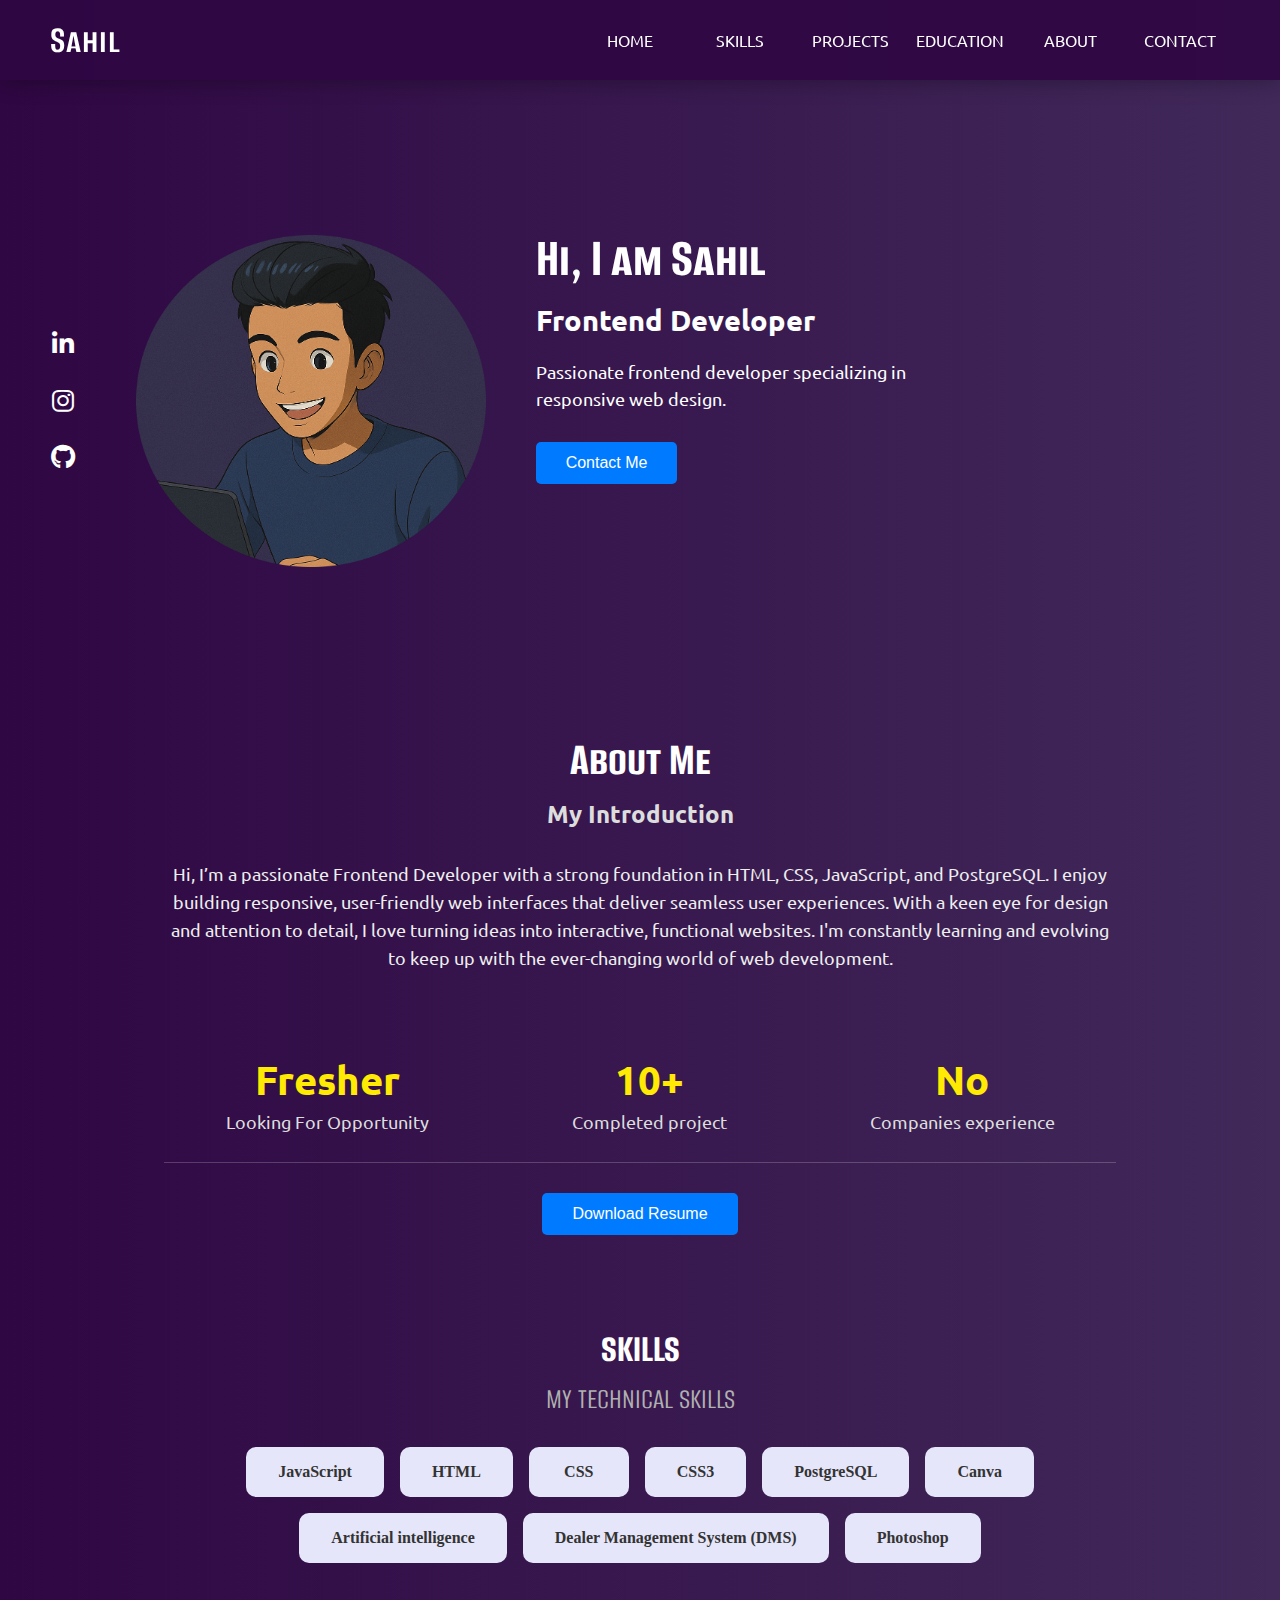
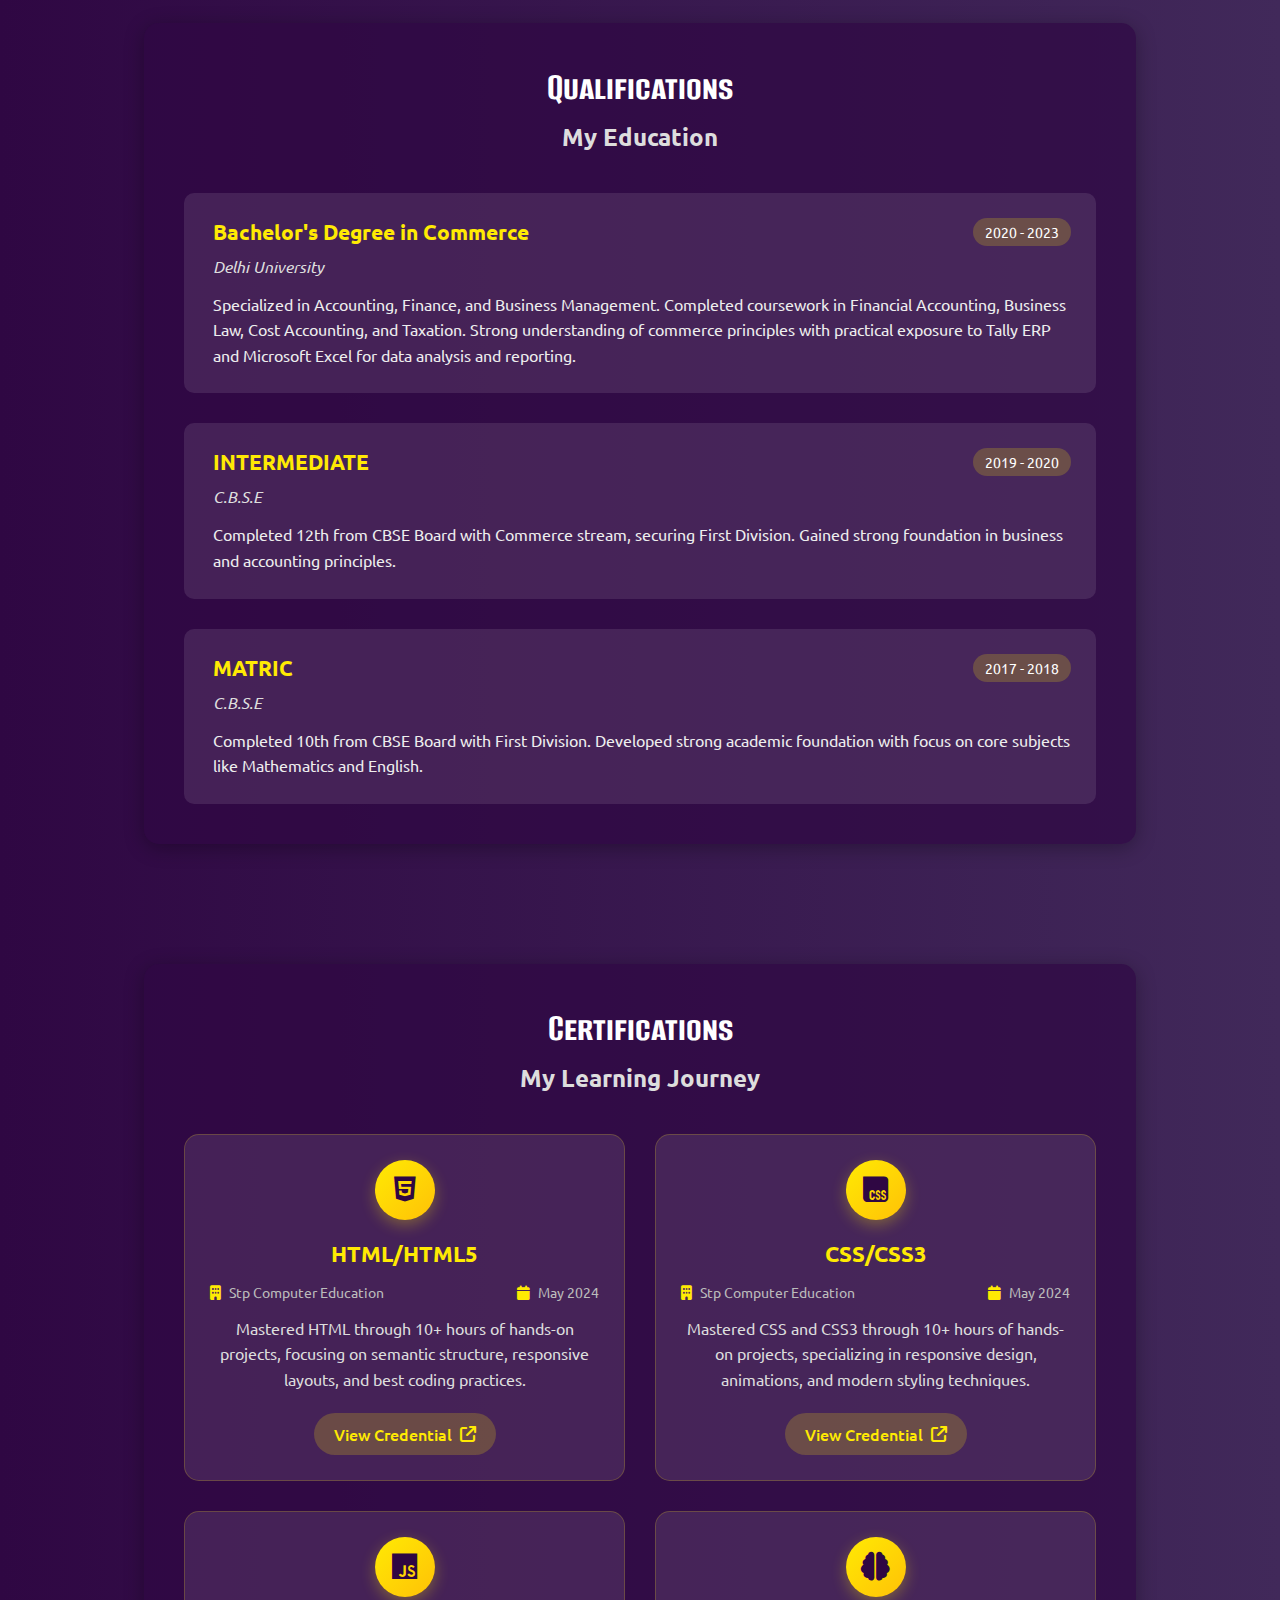
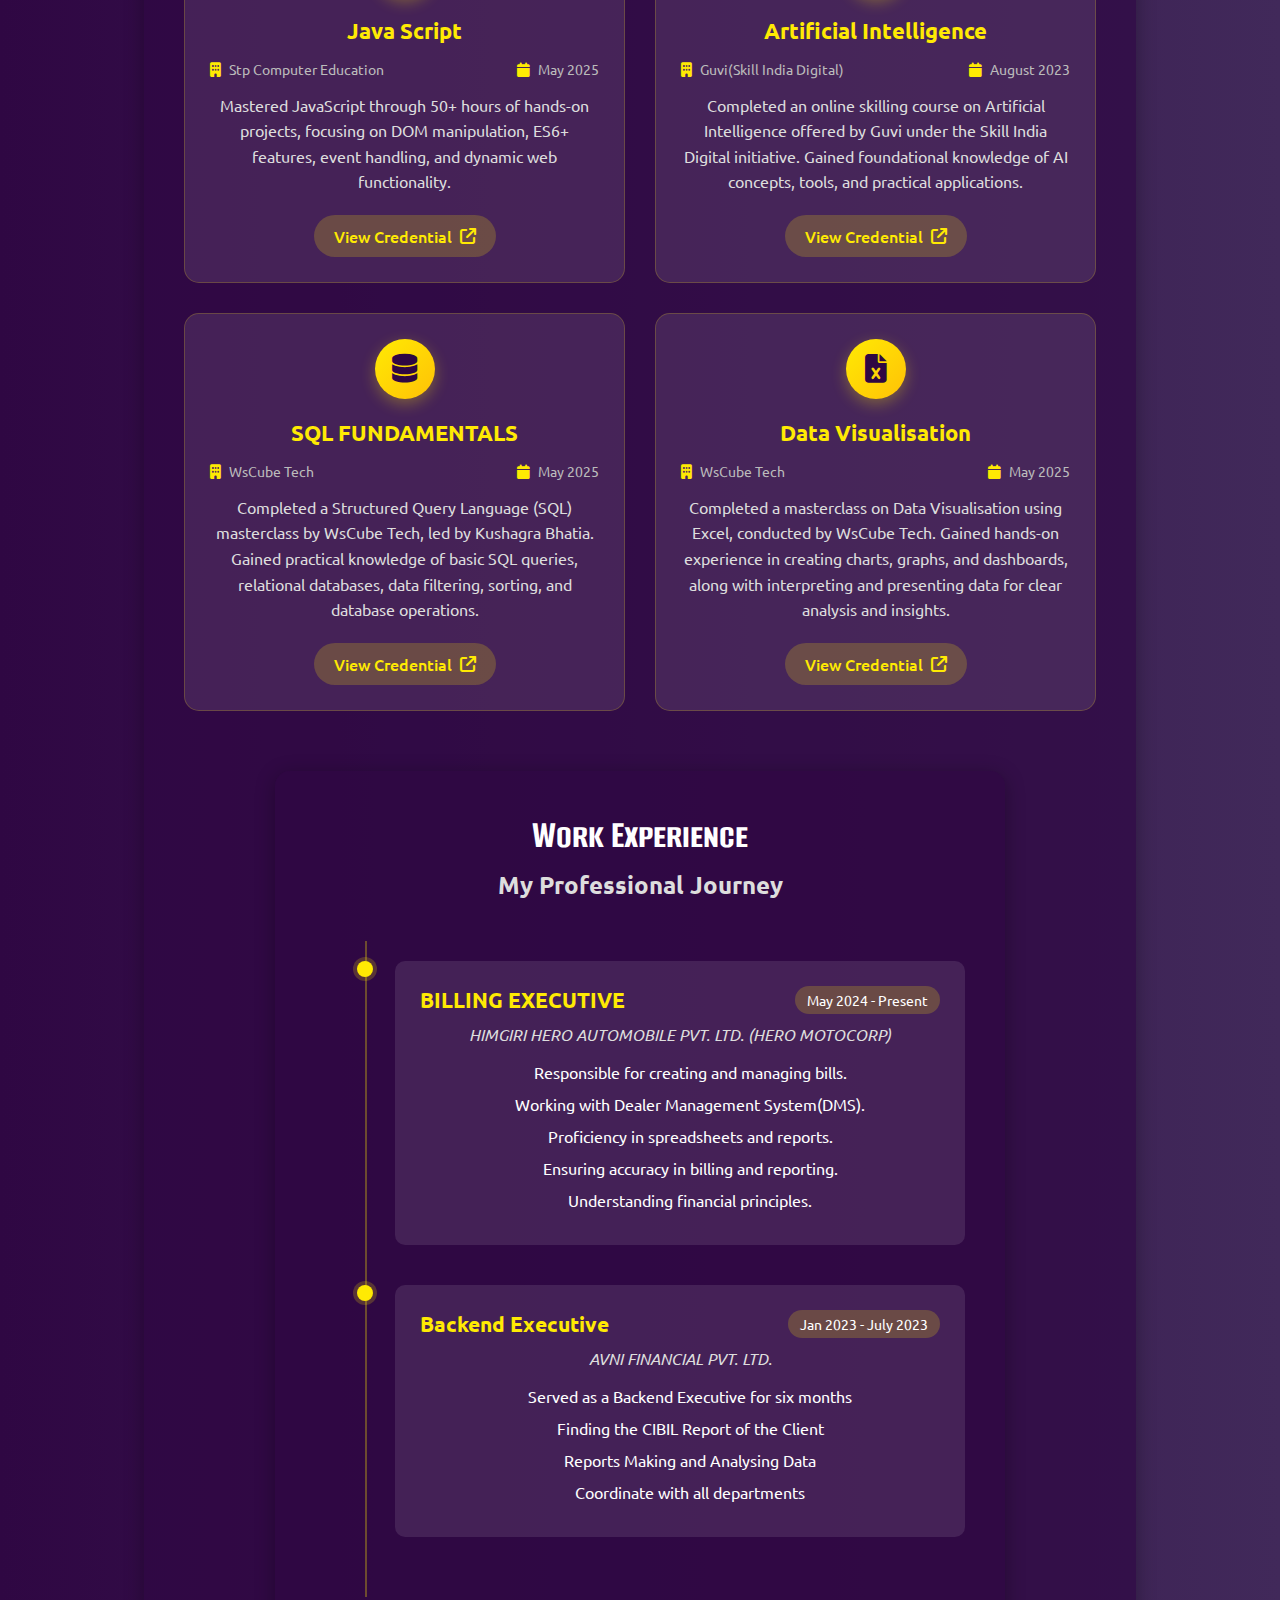
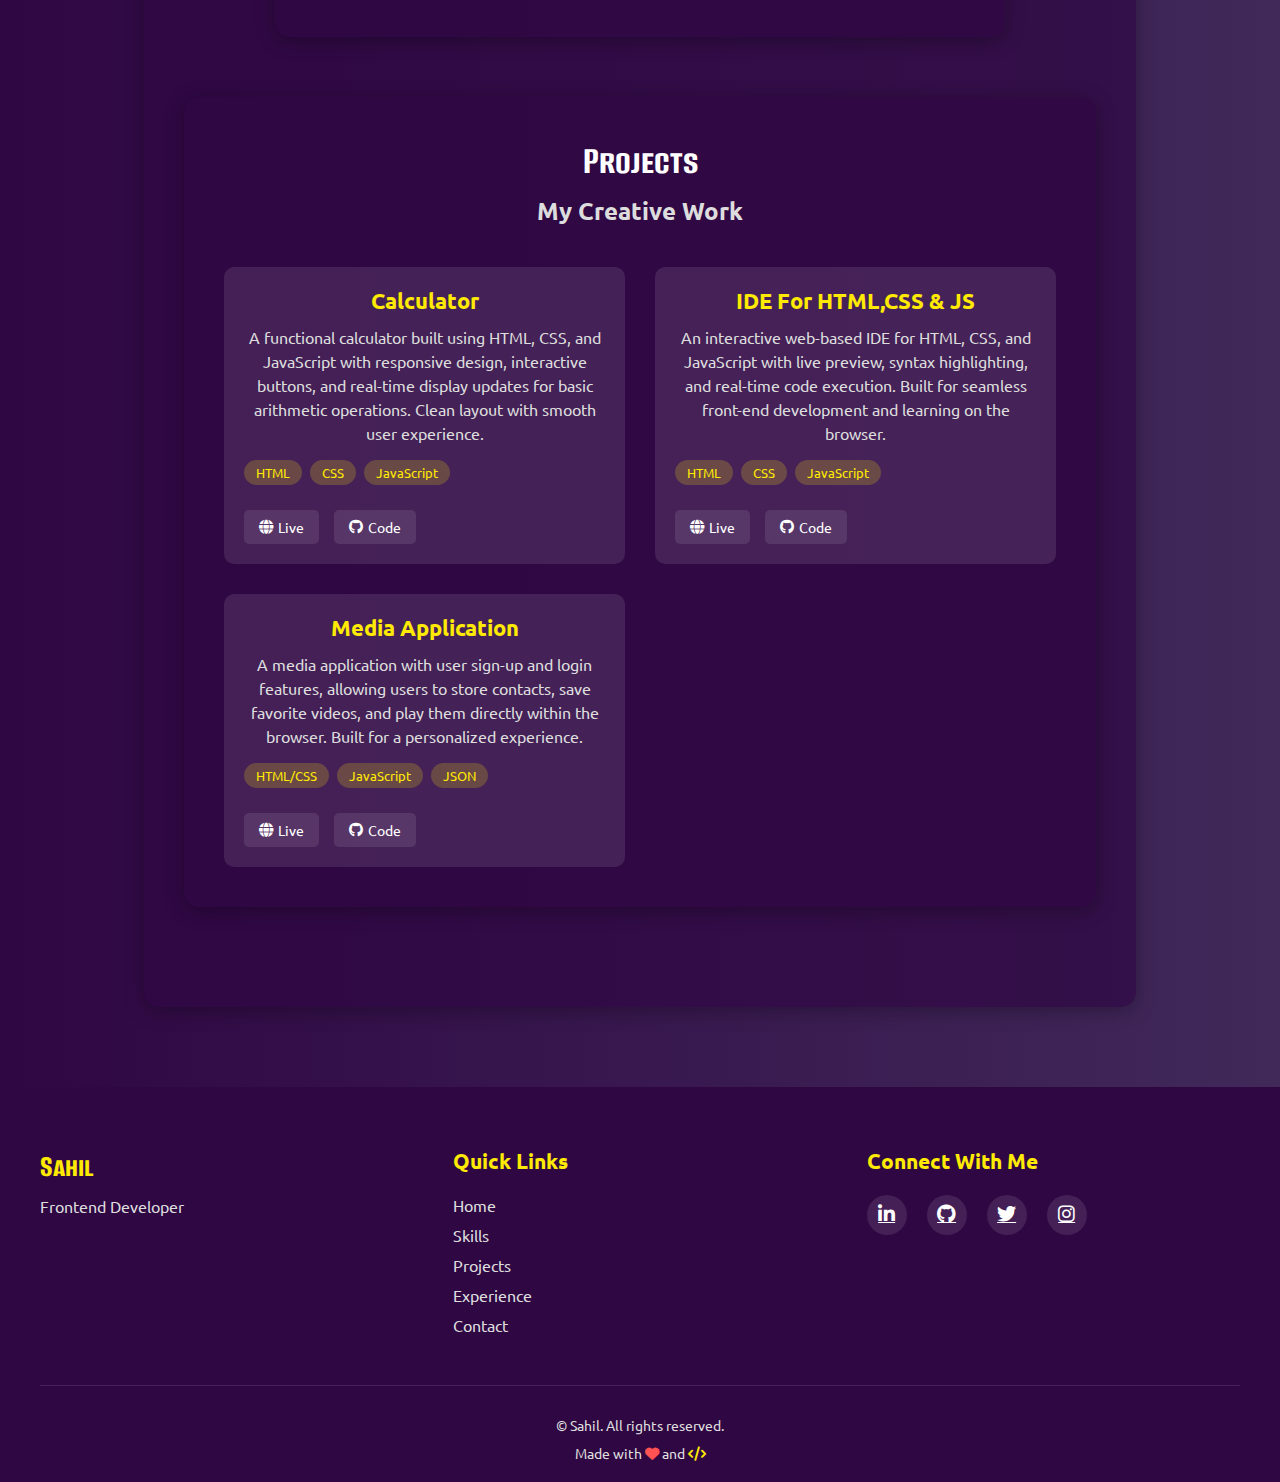
<file: portfolio/index.html>
﻿<!DOCTYPE html>
<html lang="en">

<head>
    <meta charset="UTF-8">
    <meta name="viewport" content="width=device-width, initial-scale=1.0">
    <title>Portfolio</title>
    <link rel="stylesheet" href="style.css">
    <link rel="preconnect" href="https://fonts.googleapis.com">
    <link rel="preconnect" href="https://fonts.gstatic.com" crossorigin>
    <link
        href="https://fonts.googleapis.com/css2?family=Alumni+Sans+SC:ital,wght@0,100..900;1,100..900&family=Bebas+Neue&family=Edu+NSW+ACT+Hand+Pre:wght@600&family=Roboto+Condensed:ital,wght@0,100..900;1,100..900&family=Ubuntu:ital,wght@0,300;0,400;0,500;0,700;1,300;1,400;1,500;1,700&display=swap"
        rel="stylesheet">
    <link rel="stylesheet" href="https://cdnjs.cloudflare.com/ajax/libs/font-awesome/6.7.2/css/all.min.css"
        integrity="sha512-Evv84Mr4kqVGRNSgIGL/F/aIDqQb7xQ2vcrdIwxfjThSH8CSR7PBEakCr51Ck+w+/U6swU2Im1vVX0SVk9ABhg=="
        crossorigin="anonymous" referrerpolicy="no-referrer" />
</head>

<body>
    <header>
        <div id="title">
            <h1>Sahil</h1>
        </div>

        <input type="checkbox" id="slidebar">
        <label for="slidebar" id="slidebar_icon">
            <i class="fa fa-bars" id="menu_icon"></i>
        </label>

        <div id="menu">
            <div id="home" class="menu_items">HOME</div>
            <div id="skills" class="menu_items">SKILLS</div>
            <div id="project" class="menu_items">PROJECTS</div>
            <div id="edu" class="menu_items">EDUCATION</div>
            <div id="abt" class="menu_items">ABOUT</div>
            <div id="cnt" class="menu_items">CONTACT</div>
        </div>
    </header>

    <section>
        <div id="container">
            <div id="social">
                <i class="fa-brands fa-linkedin-in"></i>
                <i class="fa-brands fa-instagram"></i>
                <i class="fa-brands fa-github"></i>
            </div>
            <div id="image">
                <img src="Images/cropped_circle_image (1).png">
            </div>
            <div id="intro">
                <h1>Hi, I am Sahil</h1>
                <h2>Frontend Developer</h2>
                <p>Passionate frontend developer specializing in responsive web design.</p>
                <button>Contact Me</button>
            </div>
        </div>

        <div id="about-me">
            <h2>About Me</h2>
            <h3>My Introduction</h3>

            <div class="about-content">
                <div class="about-text">
                    <p>Hi, I’m a passionate Frontend Developer with a strong foundation in HTML, CSS, JavaScript, and
                        PostgreSQL. I enjoy building responsive, user-friendly web interfaces that deliver seamless user
                        experiences. With a keen eye for design and attention to detail, I love turning ideas into
                        interactive, functional websites. I'm constantly learning and evolving to keep up with the
                        ever-changing world of web development.</p>
                </div>

                <div class="stats">
                    <div class="stat-item">
                        <span class="stat-number">Fresher</span>
                        <span class="stat-label">Looking For Opportunity</span>
                    </div>
                    <div class="stat-item">
                        <span class="stat-number">10+</span>
                        <span class="stat-label">Completed project</span>
                    </div>
                    <div class="stat-item">
                        <span class="stat-number">No</span>
                        <span class="stat-label">Companies experience</span>
                    </div>
                </div>
            </div>

            <div class="divider"></div>

            <a href="Sahil's Resume.pdf" download="download"><button class="resume-btn">Download Resume</button></a>
        </div>

        <div class="skills-section">
            <h1>SKILLS</h1>
            <p>MY TECHNICAL SKILLS</p>
            <div class="skills-grid">
                <div class="skill">JavaScript</div>
                <div class="skill">HTML</div>
                <div class="skill">CSS</div>
                <div class="skill">CSS3</div>
                <div class="skill">PostgreSQL</div>
                <div class="skill">Canva</div>
                <div class="skill">Artificial intelligence</div>
                <div class="skill"> Dealer Management System
                    (DMS)</div>
                <div class="skill">Photoshop</div>
            </div>
        </div>
        </div>

        <div id="qualifications">
    <h1>Qualifications</h1>
    <h2>My Education</h2>
    
    <div class="qualification-container">
        <div class="qualification-item">
            <div class="qualification-header">
                <h3>Bachelor's Degree in Commerce</h3>
                <span class="qualification-date">2020 - 2023</span>
            </div>
            <div class="qualification-institution">Delhi University</div>
            <div class="qualification-description">
                Specialized in Accounting, Finance, and Business Management. Completed coursework in Financial Accounting, Business Law, Cost Accounting, and Taxation. Strong understanding of commerce principles with practical exposure to Tally ERP and Microsoft Excel for data analysis and reporting.
            </div>
        </div>
        
        <div class="qualification-item">
            <div class="qualification-header">
                <h3>INTERMEDIATE</h3>
                <span class="qualification-date">2019 - 2020</span>
            </div>
            <div class="qualification-institution">C.B.S.E</div>
            <div class="qualification-description">
                Completed 12th from CBSE Board with Commerce stream, securing First Division. Gained strong foundation in business and accounting principles.
            </div>
        </div>
        
        <div class="qualification-item">
            <div class="qualification-header">
                <h3>MATRIC</h3>
                <span class="qualification-date">2017 - 2018</span>
            </div>
            <div class="qualification-institution">C.B.S.E</div>
            <div class="qualification-description">
                Completed 10th from CBSE Board with First Division. Developed strong academic foundation with focus on core subjects like Mathematics and English.
            </div>
        </div>
    </div>
</div>

  <div id="certifications">
    <h1>Certifications</h1>
    <h2>My Learning Journey</h2>
    
    <div class="cert-grid">
        <!-- Certification 1 -->
        <div class="cert-card">
<div class="cert-badge">
                <i class="fa-brands fa-html5"></i>
            </div>
            <div class="cert-content">
                <h3>HTML/HTML5</h3>
                <div class="cert-meta">
                    <span class="cert-org"><i class="fa-solid fa-building"></i> Stp Computer Education</span>
                    <span class="cert-date"><i class="fa-solid fa-calendar"></i> May 2024</span>
                </div>
                <p>Mastered HTML through 10+ hours of hands-on projects, focusing on semantic structure, responsive layouts, and best coding practices.</p>
                <a href="#" class="cert-btn" target="_blank">
                    View Credential
                    <i class="fa-solid fa-arrow-up-right-from-square"></i>
                </a>
            </div>
        </div>
        
        <!-- Certification 2 -->
        <div class="cert-card">
            <div class="cert-badge">
                <i class="fa-brands fa-css"></i>	
            </div>
            <div class="cert-content">
                <h3>CSS/CSS3</h3>
                <div class="cert-meta">
                    <span class="cert-org"><i class="fa-solid fa-building"></i> Stp Computer Education</span>
                    <span class="cert-date"><i class="fa-solid fa-calendar"></i> May 2024</span>
                </div>
                <p>Mastered CSS and CSS3 through 10+ hours of hands-on projects, specializing in responsive design, animations, and modern styling techniques.</p>
                <a href="#" class="cert-btn" target="_blank">
                    View Credential
                    <i class="fa-solid fa-arrow-up-right-from-square"></i>
                </a>
            </div>
        </div>
        
        <!-- Certification 3 -->
        <div class="cert-card">
            <div class="cert-badge">
                <i class="fa-brands fa-js"></i>
            </div>
            <div class="cert-content">
                <h3>Java Script</h3>
                <div class="cert-meta">
                    <span class="cert-org"><i class="fa-solid fa-building"></i> Stp Computer Education</span>
                    <span class="cert-date"><i class="fa-solid fa-calendar"></i> May 2025</span>
                </div>
                <p> Mastered JavaScript through 50+ hours of hands-on projects, focusing on DOM manipulation, ES6+ features, event handling, and dynamic web functionality.</p>
                <a href="#" class="cert-btn" target="_blank">
                    View Credential
                    <i class="fa-solid fa-arrow-up-right-from-square"></i>
                </a>
            </div>
        </div>

<!-- Certification 4 -->
<div class="cert-card">
    <div class="cert-badge">
        <i class="fa-solid fa-brain"></i>
    </div>
    <div class="cert-content">
        <h3>Artificial Intelligence</h3>
        <div class="cert-meta">
            <span class="cert-org"><i class="fa-solid fa-building"></i> Guvi(Skill India Digital)</span>
            <span class="cert-date"><i class="fa-solid fa-calendar"></i> August 2023</span>
        </div>
        <p>Completed an online skilling course on Artificial Intelligence offered by Guvi under the Skill India Digital initiative. Gained foundational knowledge of AI concepts, tools, and practical applications.</p>
        <a href="#" class="cert-btn" target="_blank">
            View Credential
            <i class="fa-solid fa-arrow-up-right-from-square"></i>
        </a>
    </div>
</div>

<!-- Certification 5 -->
<div class="cert-card">
    <div class="cert-badge">
        <i class="fa-solid fa-database"></i>
    </div>
    <div class="cert-content">
        <h3>SQL FUNDAMENTALS</h3>
        <div class="cert-meta">
            <span class="cert-org"><i class="fa-solid fa-building"></i> WsCube Tech</span>
            <span class="cert-date"><i class="fa-solid fa-calendar"></i> May 2025</span>
        </div>
        <p>Completed a Structured Query Language (SQL) masterclass by WsCube Tech, led by Kushagra Bhatia. Gained practical knowledge of basic SQL queries, relational databases, data filtering, sorting, and database operations.</p>
        <a href="#" class="cert-btn" target="_blank">
            View Credential
            <i class="fa-solid fa-arrow-up-right-from-square"></i>
        </a>
    </div>
</div>

<!-- Certification 6 -->
<div class="cert-card">
            <div class="cert-badge">
                <i class="fa-solid fa-file-excel"></i>
            </div>
            <div class="cert-content">
                <h3>Data Visualisation</h3>
                <div class="cert-meta">
                    <span class="cert-org"><i class="fa-solid fa-building"></i> WsCube Tech</span>
                    <span class="cert-date"><i class="fa-solid fa-calendar"></i> May 2025</span>
                </div>
                <p>Completed a masterclass on Data Visualisation using Excel, conducted by WsCube Tech. Gained hands-on experience in creating charts, graphs, and dashboards, along with interpreting and presenting data for clear analysis and insights.</p>
                <a href="#" class="cert-btn" target="_blank">
                    View Credential
                    <i class="fa-solid fa-arrow-up-right-from-square"></i>
                </a>
            </div>
    </div>
        
</div>


<div id="experience">
    <h1>Work Experience</h1>
    <h2>My Professional Journey</h2>
    
    <div class="timeline">
        <!-- Experience 1 -->
        <div class="timeline-item">
            <div class="timeline-dot"></div>
            <div class="timeline-content">
                <div class="timeline-header">
                    <h3>BILLING EXECUTIVE</h3>
                    <span class="timeline-date">May 2024 - Present</span>
                </div>
                <div class="timeline-company">HIMGIRI HERO
AUTOMOBILE PVT. LTD. (HERO
MOTOCORP)</div>
                <div class="timeline-description">
                    <ul>
                        <li>Responsible for creating and managing bills.</li>
                        <li>Working with Dealer Management System(DMS).</li>
                        <li>Proficiency in spreadsheets and reports.</li>
                        <li>Ensuring accuracy in billing and reporting.</li>
			<li>Understanding financial principles.</li>
                    </ul>
                </div>
            </div>
        </div>
        
        <!-- Experience 2 -->
        <div class="timeline-item">
            <div class="timeline-dot"></div>
            <div class="timeline-content">
                <div class="timeline-header">
                    <h3>Backend Executive</h3>
                    <span class="timeline-date">Jan 2023 - July 2023</span>
                </div>
                <div class="timeline-company">AVNI FINANCIAL PVT. LTD.</div>
                <div class="timeline-description">
                    <ul>
                        <li>Served as a Backend Executive for six months</li>
                        <li>Finding the CIBIL Report of the Client</li>
                        <li>Reports Making and Analysing Data</li>
			<li>Coordinate with all departments</li>
                    </ul>
                </div>
            </div>
        </div>
        
        
    </div>
</div>

<div id="projects">
    <h1>Projects</h1>
    <h2>My Creative Work</h2>
    
    <div class="projects-grid">
        <!-- Project 1 -->
        <div class="project-card">
            <div class="project-content">
                <h3> Calculator</h3>
                <p class="project-description">
                    A functional calculator built using HTML, CSS, and JavaScript with responsive design, interactive buttons, and real-time display updates for basic arithmetic operations. Clean layout with smooth user experience.
                </p>
                <div class="project-tech">
                    <span>HTML</span>
                    <span>CSS</span>
                    <span>JavaScript</span>
                </div>
                <div class="project-links">
                    <a href="#" target="_blank"><i class="fa-solid fa-globe"></i> Live</a>
                    <a href="#" target="_blank"><i class="fa-brands fa-github"></i> Code</a>
                </div>
            </div>
        </div>
        
        <!-- Project 2 -->
        <div class="project-card">
            <div class="project-content">
                <h3>IDE For HTML,CSS & JS</h3>
                <p class="project-description">
                    An interactive web-based IDE for HTML, CSS, and JavaScript with live preview, syntax highlighting, and real-time code execution. Built for seamless front-end development and learning on the browser.
                </p>
                <div class="project-tech">
                    <span>HTML</span>
                    <span>CSS</span>
                    <span>JavaScript</span>
                </div>
                <div class="project-links">
                    <a href="#" target="_blank"><i class="fa-solid fa-globe"></i> Live</a>
                    <a href="#" target="_blank"><i class="fa-brands fa-github"></i> Code</a>
                </div>
            </div>
        </div>
        
        <!-- Project 3 -->
        <div class="project-card">
            <div class="project-content">
                <h3>Media Application</h3>
                <p class="project-description">
                    A media application with user sign-up and login features, allowing users to store contacts, save favorite videos, and play them directly within the browser. Built for a personalized experience.
                </p>
                <div class="project-tech">
                    <span>HTML/CSS</span>
                    <span>JavaScript</span>
                    <span>JSON</span>
                </div>
                <div class="project-links">
                    <a href="#" target="_blank"><i class="fa-solid fa-globe"></i> Live</a>
                    <a href="#" target="_blank"><i class="fa-brands fa-github"></i> Code</a>
                </div>
            </div>
        </div>
    </div>
</div>
</section>

<footer id="footer">
    <div class="footer-content">
        <div class="footer-brand">
            <h2>Sahil</h2>
            <p>Frontend Developer</p>
        </div>
        
        <div class="footer-links">
            <h3>Quick Links</h3>
            <ul>
                <li><a href="#intro">Home</a></li>
                <li><a href="#skills">Skills</a></li>
                <li><a href="#projects">Projects</a></li>
                <li><a href="#experience">Experience</a></li>
                <li><a href="#contact">Contact</a></li>
            </ul>
        </div>
        
        <div class="footer-social">
            <h3>Connect With Me</h3>
            <div class="social-icons">
                <a href="#" aria-label="LinkedIn"><i class="fa-brands fa-linkedin-in"></i></a>
                <a href="#" aria-label="GitHub"><i class="fa-brands fa-github"></i></a>
                <a href="#" aria-label="Twitter"><i class="fa-brands fa-twitter"></i></a>
                <a href="#" aria-label="Instagram"><i class="fa-brands fa-instagram"></i></a>
            </div>
        </div>
    </div>
    
    <div class="footer-bottom">
        <p>&copy; <span id="year"></span> Sahil. All rights reserved.</p>
        <p>Made with <i class="fa-solid fa-heart"></i> and <i class="fa-solid fa-code"></i></p>
    </div>
</footer>
</body>

</html>
</file>
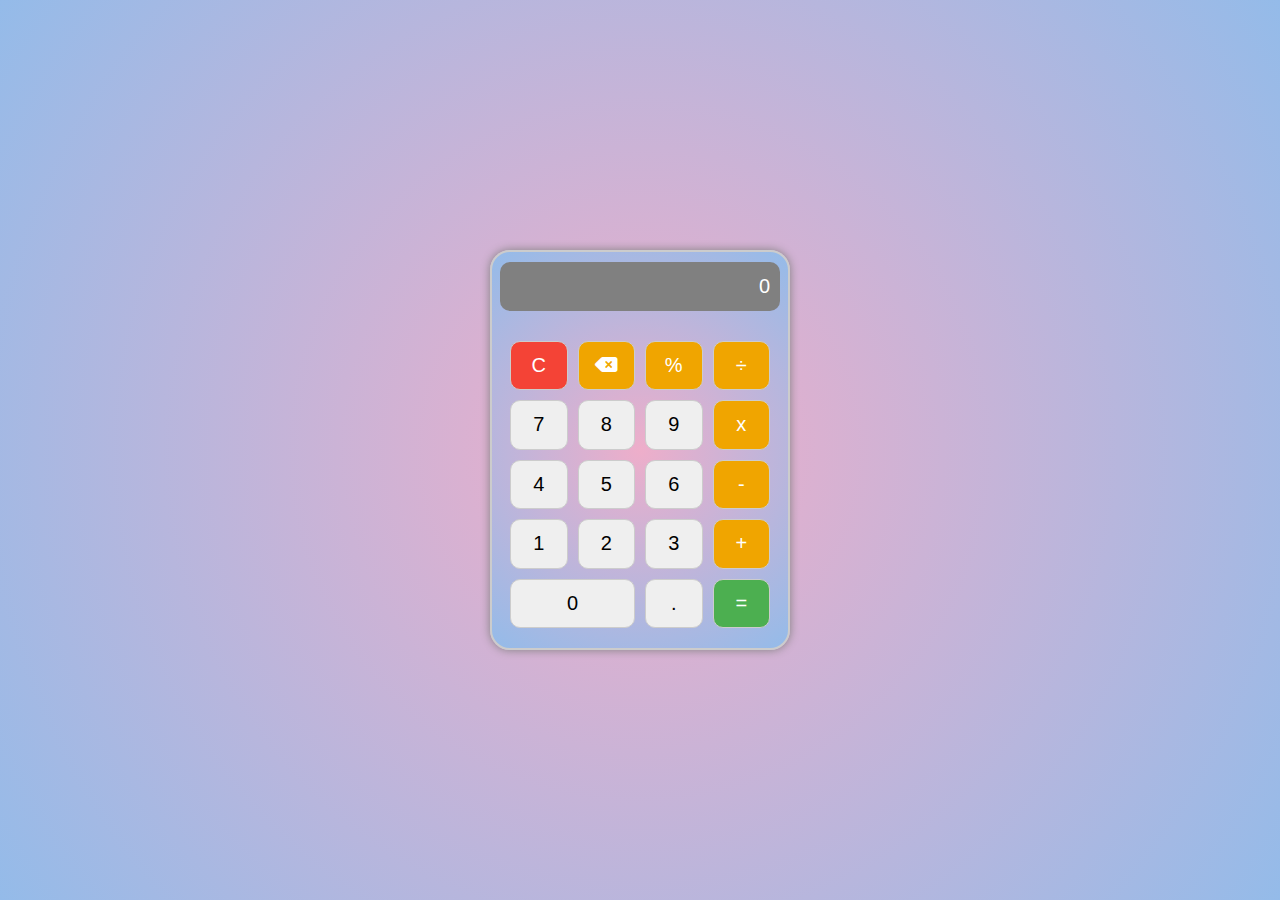
<file: Calculator/Calculator.html>
<!DOCTYPE html>
<html lang="en">
<head>
    <meta charset="UTF-8">
    <meta name="viewport" content="width=device-width, initial-scale=1.0">
    <link rel="preconnect" href="https://fonts.googleapis.com">
    <link rel="preconnect" href="https://fonts.gstatic.com" crossorigin>
    <link href="https://fonts.googleapis.com/css2?family=Ubuntu:ital,wght@0,300;0,400;0,500;0,700;1,300;1,400;1,500;1,700&display=swap" rel="stylesheet">
    <link rel="stylesheet" href="https://cdnjs.cloudflare.com/ajax/libs/font-awesome/6.0.0/css/all.min.css">
    <link rel="stylesheet" href="calculator.css">
</head>
<body>
<div id="page">

<div id="box">
    <input type="text" value="0" id="screen" disabled>
    <div id="button">
        <button id="clear" class="btn">C</button>
        <button id="del" class="btn"><i class="fa-solid fa-delete-left" id="delete_left">‌</i></button>
        <button id="remeder" class="btn">%</button>
        <button id="division" class="btn">÷</button>
        

        <button id="seven" class="check btn">7</button>
        <button id="eigth" class="check btn">8</button>
        <button id="nine" class="check btn">9</button>
        <button id="multi" class="btn">x</button>

        <button id="four" class="check btn">4</button>
        <button id="five" class="check btn">5</button>
        <button id="six" class="check btn">6</button>
        <button id="minus" class="btn">-</button>

        <button id="one" class="check btn">1</button>
        <button id="two" class="check  btn">2</button>
        <button id="three" class="check btn">3</button>
        <button id="plus" class="btn">+</button>

        <button id="zero" class="check btn">0</button>
        <button id="dot" class="check btn">.</button>
        <button id="symbol" class="check btn">=</button>
        
    </div>
</div>
<script src="script.js"></script>
</body>
</html>
</file>
<file: portfolio/style.css>
@charset "UTF-8";

* {
    margin: 0;
    padding: 0;
    box-sizing: border-box;
}

html,
body {
    height: 100%;
}

body {
    background: #41295a;
    background: -webkit-linear-gradient(to right, #2F0743, #41295a);
    background: linear-gradient(to right, #2F0743, #41295a);
}

header {
    width: 100%;
    height: 80px;
    display: flex;
    justify-content: space-between;
    align-items: center;
    padding: 10px;
    position: fixed;
    top: 0;
    left: 0;
    z-index: 100000;
    background-color: rgba(47, 7, 67, 0.9);
    backdrop-filter: blur(10px);
    box-shadow: 0 2px 20px rgba(0, 0, 0, 0.3);
}

#title {
    margin-left: 40px;
}

#title h1 {
    color: white;
    font-family: "Alumni Sans SC", sans-serif;
    font-weight: 600;
    font-size: 2.5rem;
    letter-spacing: 1px;
}

#menu {
    display: flex;
    gap: 10px;
    margin-right: 40px;
}

.menu_items {
    width: 100px;
    color: white;
    display: flex;
    justify-content: center;
    align-items: center;
    cursor: pointer;
    font-family: 'Ubuntu', sans-serif;

}

.fa.fa-bars {
    color: white;
}

.menu_items:hover {
    color: #ffea03;
    border: 2px solid #ddd;
    border-radius: 15px;

}

#slidebar {
    display: none;
}

#slidebar_icon {
    display: none;
    margin-right: 20px;
}

#menu_icon {
    display: none;
    font-size: 24px;
    cursor: pointer;
    position: absolute;
    right: 20px;
    top: 25px;
    color: white;
    margin-left: auto;
}

section {
    height: auto;
    flex-direction: column;
    padding: 20px;
    margin-top: 81px;
    display: flex;
    justify-content: center;
}

#container {
    width: 80%;
    height: 480px;
    margin-top: 60px;
    padding: 20px;
    display: flex;
    justify-content: flex-end;
    gap: 40px;
    align-items: center;
    margin-bottom: 50px;
}

#social {
    width: 50px;
    height: 200px;
    display: flex;
    flex-direction: column;
    align-items: center;
    justify-content: space-evenly;
    font-size: 25px;
    color: white;
}

#image {
    width: 400px;
    height: 80%;
    padding: 10px;
    display: flex;
    align-items: center;
    justify-content: center;
}

#image img {
    width: 350px;
    height: 100%;
}

#intro {
    width: 500px;
    height: 80%;
    color: white;
    font-family: "Alumni Sans SC", sans-serif;
}

#intro h1 {
    font-size: 3.5rem;
    margin-bottom: 10px;
    line-height: 1.2;
}

#intro h2 {
    font-size: 1.8rem;
    font-family: 'Ubuntu', sans-serif;
    margin-bottom: 20px;
}

#intro p {
    font-size: 1.1rem;
    font-family: 'Ubuntu', sans-serif;
    margin-bottom: 30px;
    line-height: 1.5;
}

#intro button {
    background-color: #007bff;
    color: white;
    border: none;
    padding: 12px 30px;
    font-size: 1rem;
    border-radius: 5px;
    cursor: pointer;
    transition: background-color 0.3s;
}

#intro button:hover {
    background-color: #0056b3;
}


#about-me {
    width: 80%;
    margin: 0 auto;
    padding: 40px 20px;
    text-align: center;
    color: white;
    font-family: "Ubuntu", sans-serif;
    margin-bottom: 50px;
}

#about-me h2 {
    font-size: 3.0rem;
    margin-bottom: 10px;
    font-family: "Alumni Sans SC", sans-serif;
}

#about-me h3 {
    font-size: 1.5rem;
    margin-bottom: 30px;
    color: #ddd;
}

#about-me .about-content {
    display: flex;
    flex-direction: column;
    gap: 30px;
}

#about-me .about-text p {
    font-size: 1.1rem;
    line-height: 1.6;
    text-align: center;
    margin-bottom: 20px;
    color: #eee;
    font-family: "Ubuntu", sans-serif;
}

#about-me .stats {
    display: flex;
    justify-content: space-around;
    flex-wrap: wrap;
    gap: 20px;
    margin-top: 30px;
}

#about-me .stat-item {
    display: flex;
    flex-direction: column;
    align-items: center;
}

#about-me .stat-number {
    font-size: 2.5rem;
    font-weight: bold;
    color: #ffea03;
}

#about-me .stat-label {
    font-size: 1.1rem;
    color: #ddd;
    margin-top: 5px;
}

#about-me .divider {
    height: 1px;
    background-color: rgba(255, 255, 255, 0.2);
    margin: 30px 0;
}

#about-me .resume-btn {
    background-color: #007bff;
    color: white;
    border: none;
    padding: 12px 30px;
    font-size: 1rem;
    border-radius: 5px;
    cursor: pointer;
    transition: background-color 0.3s;
}

#about-me .resume-btn:hover {
    background-color: #0056b3;
}

.skills-section {
    text-align: center;
}

.skills-section h1 {
    font-size: 2.5em;
    margin-bottom: 0.2em;
    color: white;
    font-family: "Alumni Sans SC", sans-serif;
}

.skills-section p {
    font-size: 30px;
    color: #b0b0b0;
    margin-bottom: 1em;
    font-family: "Alumni Sans SC", sans-serif;
}

.skills-grid {
    display: flex;
    flex-wrap: wrap;
    justify-content: center;
    gap: 1em;
    max-width: 800px;
    margin: 0 auto;
    cursor: pointer;
}

.skill {
    transition: all 0.3s ease;
}

.skill:hover {
    background-color: purple;
    color: white;
}

.skill {
    background-color: #e6e6fa;
    color: #333;
    padding: 1em 2em;
    border-radius: 10px;
    font-size: 1em;
    font-weight: bold;
    text-align: center;
    min-width: 100px;
}

#qualifications {
    width: 80%;
    margin: 60px auto;
    padding: 40px;
    background-color: rgba(47, 7, 67, 0.7);
    border-radius: 15px;
    color: white;
    font-family: 'Ubuntu', sans-serif;
    box-shadow: 0 4px 20px rgba(0, 0, 0, 0.3);
    text-align: center;
}

#qualifications h1 {
    font-size: 2.5rem;
    margin-bottom: 10px;
    font-family: "Alumni Sans SC", sans-serif;
}

#qualifications h2 {
    font-size: 1.5rem;
    margin-bottom: 40px;
    color: #ddd;
}

.qualification-container {
    display: flex;
    flex-direction: column;
    gap: 30px;
    text-align: left;
}

.qualification-item {
    background-color: rgba(255, 255, 255, 0.1);
    padding: 25px;
    border-radius: 10px;
    transition: all 0.3s ease;
    border-left: 4px solid transparent;
}

.qualification-item:hover {
    background-color: rgba(255, 234, 3, 0.1);
    border-left: 4px solid #ffea03;
    transform: translateY(-5px);
    box-shadow: 0 10px 20px rgba(0, 0, 0, 0.2);
}

.qualification-header {
    display: flex;
    justify-content: space-between;
    align-items: center;
    margin-bottom: 10px;
    flex-wrap: wrap;
}

.qualification-header h3 {
    font-size: 1.3rem;
    color: #ffea03;
    margin-right: 15px;
}

.qualification-date {
    background-color: rgba(255, 234, 3, 0.2);
    padding: 5px 12px;
    border-radius: 20px;
    font-size: 0.9rem;
}

.qualification-institution {
    font-style: italic;
    color: #ddd;
    margin-bottom: 15px;
}

.qualification-description {
    line-height: 1.6;
    color: #eee;
}

/* Certifications Section */
#certifications {
    width: 80%;
    margin: 60px auto;
    padding: 40px;
    background-color: rgba(47, 7, 67, 0.7);
    border-radius: 15px;
    color: white;
    font-family: 'Ubuntu', sans-serif;
    box-shadow: 0 4px 20px rgba(0, 0, 0, 0.3);
    text-align: center;
}

#certifications h1 {
    font-size: 2.5rem;
    margin-bottom: 10px;
    font-family: "Alumni Sans SC", sans-serif;
}

#certifications h2 {
    font-size: 1.5rem;
    margin-bottom: 40px;
    color: #ddd;
}

.cert-grid {
    display: grid;
    grid-template-columns: repeat(auto-fit, minmax(300px, 1fr));
    gap: 30px;
    margin-top: 30px;
}

.cert-card {
    background-color: rgba(255, 255, 255, 0.1);
    border-radius: 15px;
    padding: 25px;
    position: relative;
    overflow: hidden;
    transition: all 0.4s ease;
    border: 1px solid rgba(255, 234, 3, 0.2);
}

.cert-card:hover {
    transform: translateY(-10px);
    box-shadow: 0 15px 30px rgba(255, 234, 3, 0.1);
    border-color: rgba(255, 234, 3, 0.5);
}

.cert-badge {
    width: 60px;
    height: 60px;
    background: linear-gradient(135deg, #ffea03, #ffc107);
    border-radius: 50%;
    display: flex;
    align-items: center;
    justify-content: center;
    margin: 0 auto 20px;
    font-size: 1.8rem;
    color: #2F0743;
    box-shadow: 0 5px 15px rgba(255, 234, 3, 0.3);
}

.cert-content h3 {
    font-size: 1.4rem;
    margin-bottom: 15px;
    color: #ffea03;
}

.cert-meta {
    display: flex;
    justify-content: space-between;
    margin-bottom: 15px;
    font-size: 0.9rem;
    color: #bbb;
}

.cert-meta i {
    margin-right: 5px;
    color: #ffea03;
}

.cert-content p {
    color: #ddd;
    line-height: 1.6;
    margin-bottom: 20px;
    min-height: 60px;
}

.cert-btn {
    display: inline-flex;
    align-items: center;
    gap: 8px;
    padding: 10px 20px;
    background-color: rgba(255, 234, 3, 0.2);
    color: #ffea03;
    border-radius: 30px;
    text-decoration: none;
    font-weight: 500;
    transition: all 0.3s ease;
}

.cert-btn:hover {
    background-color: rgba(255, 234, 3, 0.3);
    transform: translateY(-3px);
    box-shadow: 0 5px 15px rgba(255, 234, 3, 0.2);
}

.cert-ribbon {
    position: absolute;
    top: 15px;
    right: -30px;
    background-color: #ff5252;
    color: white;
    padding: 3px 30px;
    font-size: 0.8rem;
    transform: rotate(45deg);
    box-shadow: 0 2px 10px rgba(0, 0, 0, 0.2);
}

#experience {
    width: 80%;
    margin: 60px auto;
    padding: 40px;
    background-color: rgba(47, 7, 67, 0.7);
    border-radius: 15px;
    color: white;
    font-family: 'Ubuntu', sans-serif;
    box-shadow: 0 4px 20px rgba(0, 0, 0, 0.3);
    text-align: center;
}

#experience h1 {
    font-size: 2.5rem;
    margin-bottom: 10px;
    font-family: "Alumni Sans SC", sans-serif;
}

#experience h2 {
    font-size: 1.5rem;
    margin-bottom: 40px;
    color: #ddd;
}

.timeline {
    position: relative;
    max-width: 800px;
    margin: 0 auto;
    padding: 20px 0;
}

.timeline::before {
    content: '';
    position: absolute;
    width: 2px;
    background-color: rgba(255, 234, 3, 0.3);
    top: 0;
    bottom: 0;
    left: 50px;
}

.timeline-item {
    position: relative;
    margin-bottom: 40px;
    padding-left: 80px;
}

.timeline-dot {
    position: absolute;
    left: 42px;
    width: 16px;
    height: 16px;
    border-radius: 50%;
    background-color: #ffea03;
    box-shadow: 0 0 0 4px rgba(255, 234, 3, 0.2);
    z-index: 1; 
   }

.timeline-content {
    background-color: rgba(255, 255, 255, 0.1);
    padding: 25px;
    border-radius: 10px;
    transition: all 0.3s ease;
}

.timeline-item:hover .timeline-content {
    background-color: rgba(255, 234, 3, 0.1);
    transform: translateY(-5px);
    box-shadow: 0 10px 20px rgba(0, 0, 0, 0.2);
}

.timeline-header {
    display: flex;
    justify-content: space-between;
    align-items: center;
    margin-bottom: 10px;
    flex-wrap: wrap;
}

.timeline-header h3 {
    font-size: 1.3rem;
    color: #ffea03;
    margin-right: 15px;
}

.timeline-date {
    background-color: rgba(255, 234, 3, 0.2);
    padding: 5px 12px;
    border-radius: 20px;
    font-size: 0.9rem;
}

.timeline-company {
    font-style: italic;
    color: #ddd;
    margin-bottom: 15px;
}

.timeline-description ul {
    list-style-type: none;
    padding-left: 0;
}

.timeline-description li {
    position: relative;
    padding-left: 20px;
    margin-bottom: 8px;
    line-height: 1.5;
}

.timeline-description li::before {
    content: '';
    position: absolute;
    left: 0;
    color: #ffea03;
}
#projects {
    width: 100%;
    margin: 60px auto;
    padding: 40px;
    background-color: rgba(47, 7, 67, 0.7);
    border-radius: 15px;
    color: white;
    font-family: 'Ubuntu', sans-serif;
    box-shadow: 0 4px 20px rgba(0, 0, 0, 0.3);
    text-align: center;
}

#projects h1 {
    font-size: 2.5rem;
    margin-bottom: 10px;
    font-family: "Alumni Sans SC", sans-serif;
}

#projects h2 {
    font-size: 1.5rem;
    margin-bottom: 40px;
    color: #ddd;
}

.projects-grid {
    display: grid;
    grid-template-columns: repeat(auto-fit, minmax(300px, 1fr));
    gap: 30px;
    margin-top: 30px;
}

.project-card {
    background-color: rgba(255, 255, 255, 0.1);
    border-radius: 10px;
    overflow: hidden;
    transition: all 0.3s ease;
    display: flex;
    flex-direction: column;
}

.project-card:hover {
    transform: translateY(-10px);
    box-shadow: 0 15px 30px rgba(0, 0, 0, 0.3);
    background-color: rgba(255, 234, 3, 0.1);
}

.project-image {
    height: 200px;
    overflow: hidden;
}

.project-image img {
    width: 100%;
    height: 100%;
    object-fit: cover;
    transition: transform 0.5s ease;
}

.project-card:hover .project-image img {
    transform: scale(1.05);
}

.project-content {
    padding: 20px;
    flex-grow: 1;
    display: flex;
    flex-direction: column;
}

.project-content h3 {
    font-size: 1.4rem;
    margin-bottom: 10px;
    color: #ffea03;
}

.project-description {
    color: #ddd;
    margin-bottom: 15px;
    line-height: 1.5;
    flex-grow: 1;
}

.project-tech {
    display: flex;
    flex-wrap: wrap;
    gap: 8px;
    margin-bottom: 15px;
}

.project-tech span {
    background-color: rgba(255, 234, 3, 0.2);
    color: #ffea03;
    padding: 4px 12px;
    border-radius: 20px;
    font-size: 0.8rem;
}

.project-links {
    display: flex;
    gap: 15px;
    margin-top: 10px;
}

.project-links a {
    display: flex;
    align-items: center;
    gap: 5px;
    color: white;
    text-decoration: none;
    padding: 8px 15px;
    border-radius: 5px;
    background-color: rgba(255, 255, 255, 0.1);
    transition: all 0.3s ease;
    font-size: 0.9rem;
}

.project-links a:hover {
    background-color: #ffea03;
    color: #2F0743;
}

.project-links i {
    font-size: 0.9rem;
}

#contact {
    width: 80%;
    margin: 60px auto;
    padding: 40px;
    background-color: rgba(47, 7, 67, 0.7);
    border-radius: 15px;
    color: white;
    font-family: 'Ubuntu', sans-serif;
    box-shadow: 0 4px 20px rgba(0, 0, 0, 0.3);
    text-align: center;
}

#contact h1 {
    font-size: 2.5rem;
    margin-bottom: 10px;
    font-family: "Alumni Sans SC", sans-serif;
}

#contact h2 {
    font-size: 1.5rem;
    margin-bottom: 40px;
    color: #ddd;
}

.contact-container {
    display: grid;
    grid-template-columns: repeat(auto-fit, minmax(300px, 1fr));
    gap: 40px;
    max-width: 1000px;
    margin: 0 auto;
}

.contact-info {
    display: flex;
    flex-direction: column;
    gap: 20px;
}

.contact-item {
    display: flex;
    align-items: flex-start;
    gap: 15px;
    background-color: rgba(255, 255, 255, 0.1);
    padding: 20px;
    border-radius: 10px;
    transition: all 0.3s ease;
}

.contact-item:hover {
    background-color: rgba(255, 234, 3, 0.1);
    transform: translateX(5px);
}

.contact-item i {
    font-size: 1.5rem;
    color: #ffea03;
    margin-top: 3px;
}

.contact-item h3 {
    font-size: 1.2rem;
    margin-bottom: 5px;
    color: #ffea03;
}

.contact-item p {
    color: #ddd;
    margin: 0;
}

.contact-form {
    display: flex;
    flex-direction: column;
    gap: 20px;
}

.form-group {
    display: flex;
    flex-direction: column;
    gap: 8px;
    text-align: left;
}

.form-group label {
    font-size: 1rem;
    color: #ddd;
}

.form-group input,
.form-group textarea {
    padding: 12px 15px;
    border-radius: 8px;
    border: none;
    background-color: rgba(255, 255, 255, 0.1);
    color: white;
    font-family: 'Ubuntu', sans-serif;
    font-size: 1rem;
    transition: all 0.3s ease;
}

.form-group input:focus,
.form-group textarea:focus {
    outline: none;
    background-color: rgba(255, 255, 255, 0.2);
    box-shadow: 0 0 0 2px rgba(255, 234, 3, 0.3);
}

.submit-btn {
    background-color: #ffea03;
    color: #2F0743;
    border: none;
    padding: 12px 25px;
    font-size: 1rem;
    border-radius: 8px;
    cursor: pointer;
    transition: all 0.3s ease;
    font-weight: 600;
    display: inline-flex;
    align-items: center;
    justify-content: center;
    gap: 10px;
    margin-top: 10px;
}

.submit-btn:hover {
    background-color: #ffd700;
    transform: translateY(-3px);
    box-shadow: 0 5px 15px rgba(255, 234, 3, 0.3);
}

#footer {
    background-color: #2F0743;
    color: white;
    padding: 60px 20px 20px;
    font-family: 'Ubuntu', sans-serif;
    position: relative;
}

.footer-content {
    max-width: 1200px;
    margin: 0 auto;
    display: grid;
    grid-template-columns: repeat(auto-fit, minmax(250px, 1fr));
    gap: 40px;
    padding-bottom: 40px;
}

.footer-brand h2 {
    font-family: "Alumni Sans SC", sans-serif;
    font-size: 2rem;
    margin-bottom: 10px;
    color: #ffea03;
}

.footer-brand p {
    color: #ddd;
    font-size: 1rem;
}

.footer-links h3, 
.footer-social h3 {
    font-size: 1.3rem;
    margin-bottom: 20px;
    color: #ffea03;
}

.footer-links ul {
    list-style: none;
    padding: 0;
}

.footer-links li {
    margin-bottom: 10px;
}

.footer-links a {
    color: #ddd;
    text-decoration: none;
    transition: color 0.3s ease;
    font-size: 1rem;
}

.footer-links a:hover {
    color: #ffea03;
}

.social-icons {
    display: flex;
    gap: 20px;
}

.social-icons a {
    display: flex;
    align-items: center;
    justify-content: center;
    width: 40px;
    height: 40px;
    border-radius: 50%;
    background-color: rgba(255, 255, 255, 0.1);
    color: white;
    font-size: 1.2rem;
    transition: all 0.3s ease;
}

.social-icons a:hover {
    background-color: #ffea03;
    color: #2F0743;
    transform: translateY(-3px);
}

.footer-bottom {
    max-width: 1200px;
    margin: 0 auto;
    padding-top: 30px;
    border-top: 1px solid rgba(255, 255, 255, 0.1);
    display: flex;
    flex-direction: column;
    align-items: center;
    gap: 10px;
    text-align: center;
    color: #ddd;
    font-size: 0.9rem;
}

.footer-bottom i {
    color: #ff5252;
}

.footer-bottom i.fa-code {
    color: #ffea03;
}


@media(max-width: 768px) {

    #menu_icon {
        display: block;
        z-index: 100001;
        cursor: pointer;
        position: relative;
        top: -5px;

    }

    #menu {
        display: flex;
        flex-direction: column;
        position: fixed;
        top: 0;
        left: 100%;
        justify-content: center;
        align-items: center;
        background-color: #2F0743;
        gap: 50px;
        height: 100vh;
        width: 70%;
        max-width: 300px;
        transition: right 0.5s ease;
    }

    #menu_item {
        width: 80%;
        height: 60px;
        border: 2px solid rgba(255, 255, 255, 0.2);
    }

    #slidebar_icon {
        display: flex;
    }

    header {
        padding: 20px;
    }

    #slidebar:checked~#menu {
        left: 500px;
    }

}
</file>
<file: Calculator/calculator.css>
@charset "UTF-8";

*
{
margin:0;
padding:0;
box-sizing:border-box;
}

#page
{
width:100%;
height:100vh;
display:flex;
flex-direction: column;
justify-content:center;
align-items:center;
background: #EEAECA;
background: radial-gradient(circle, rgba(238, 174, 202, 1) 0%, rgba(148, 187, 233, 1) 100%);
overflow: hidden;
}

#box
{
width:300px;
height:400px;
border: 2px #ccc solid;
border-radius:20px;
box-shadow: 0 0 10px grey;
display:flex;
align-items:center;
flex-direction: column;
justify-content: flex-start;
padding:10px;
gap:20px;
background: #EEAECA;
background: radial-gradient(circle, rgba(238, 174, 202, 1) 0%, rgba(148, 187, 233, 1) 100%);
}

#screen
{
width:280px;
height:50px;
text-align:right;
border:none;
background-color:GREY;
color:white;
padding:10px;
font-size:20px;
border-radius:10px;
}

#button
{
width: 280px;
height: 320px;
border-radius: 10px;
display: grid;
grid-template-columns: repeat(4, 1fr);
gap: 10px;
padding: 10px;
}

#button button
{
border:solid 1px #ccc;
border-radius: 10px;
font-size:20px;
cursor: pointer;
}

#clear
{
background-color:#f44336;
color:white;
}

#clear:hover
{
background-color: #d32f2f;
}

#remeder, #division, #multi, #minus, #plus, #del
{
background-color:#f0a500;
color:white;
}

#remeder:hover
{
background-color:#d18e00;
}

#division:hover
{
background-color:#d18e00;
}

#multi:hover
{
background-color:#d18e00;
}

#minus:hover
{
background-color:#d18e00;
}

#plus:hover
{
background-color:#d18e00;
}

#del:hover
{
    background-color: #d18e00;
}

#symbol
{
background-color:#4CAF50;
color:white;
}

#symbol:hover
{
background-color:#3e8e41;
}

#zero
{
grid-column: span 2;
}

.check:hover
{
background-color: #ddd;
}
</file>
